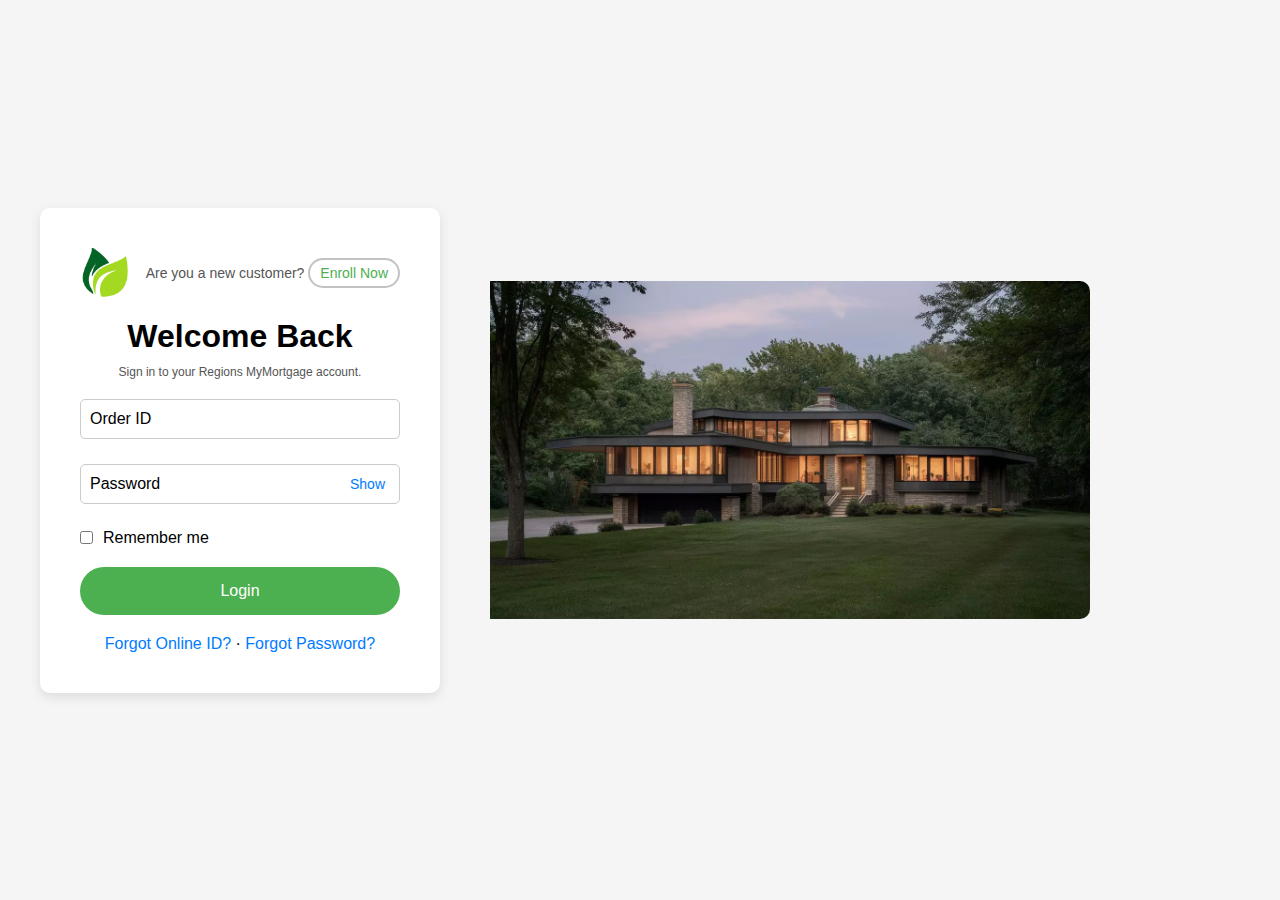
<file: Assignment/index.htm>
<!DOCTYPE html>
<html lang="en">
  <head>
    <meta charset="UTF-8" />
    <meta name="viewport" content="width=device-width, initial-scale=1.0" />
    <title>Login Page</title>
    <link rel="stylesheet" href="style.css" />
  </head>
  <body>
    <div class="container">
      <div class="login-section">
        <div class="header">
          <img src="pngegg.png" alt="Regions Mortgage Logo" class="logo" />
          <p class="new-customer-text">
            Are you a new customer? <a href="#" class="enroll-button">Enroll Now</a>
          </p>
          
        </div>

        <div class="login-content">
          <h1>Welcome Back</h1>
          <p>Sign in to your Regions MyMortgage account.</p>
          <form>
            <div class="input-container">
              <input type="text" id="order-id" placeholder="Order ID" required />
              <label for="order-id">Order ID</label>
            </div>
            
            <div class="input-container">
              <input type="password" id="password" placeholder="Password" required />
              <label for="password">Password</label>
              <span id="toggle-password" class="toggle-password">Show</span>
            </div>
                       

            <div class="remember-me">
              <input type="checkbox" id="remember" />
              <label for="remember">Remember me</label>
            </div>

            <button type="submit" class="login-button">Login</button>
          </form>
          <div class="forgot-links">
            <a href="#">Forgot Online ID?</a>
            <span> · </span>
            <a href="#">Forgot Password?</a>
          </div>
        </div>
      </div>

      <div class="image-section">
        <img src="Prairie-style-house.webp" alt="House Image" />
      </div>
    </div>

    <script>
      document.getElementById('toggle-password').addEventListener('click', function () {
        const passwordField = document.getElementById('password');
        const toggleButton = document.getElementById('toggle-password');
    
        if (passwordField.type === 'password') {
          passwordField.type = 'text';
          toggleButton.textContent = 'Hide';
        } else {
          passwordField.type = 'password';
          toggleButton.textContent = 'Show';
        }
      });
    </script>
    
  </body>
</html>
</file>
<file: Assignment/style.css>
* {
  margin: 0;
  padding: 0;
  box-sizing: border-box;
  font-family: 'Arial', sans-serif;
}

body {
  background-color: #f5f5f5;
}

.container {
  display: flex;
  flex-direction: row;
  align-items: center;
  justify-content: center;
  height: 100vh;
  padding: 20px;
  overflow: hidden; /* Prevent content overflow during animation */
}

.login-section {
  background-color: white;
  padding: 40px;
  border-radius: 10px;
  width: 100%;
  max-width: 450px;
  box-shadow: 0 4px 12px rgba(0, 0, 0, 0.1);
  margin-bottom: 20px;
  text-align: center; /* Center align text */
  position: relative; /* Ensure it is above the background image */
  z-index: 1; /* Ensure it's above the image */
}

.header {
  display: flex;
  align-items: center;
  justify-content: space-between;
  margin-bottom: 20px;
}

.logo {
  width: 50px; /* Reduced logo size */
  height: auto;
  margin-right: 10px;
}

.new-customer-text {
  font-size: 14px;
  color: #555;
}

.enroll-button {
  display: inline-block;
  padding: 5px 10px; 
  border: 2px solid rgba(134, 134, 134, 0.5);
  border-radius: 50px; /* Oval shape */
  color: #4caf50; /* Green text color */
  font-size: 14px; /* Font size */
  text-align: center;
  text-decoration: none;
}

.enroll-button:hover,
.enroll-button:focus {
  background-color: #4caf50; /* Green background on hover */
  color: white; /* White text color on hover */
}

h1 {
  font-size: 32px;
  color: #000000;
  margin-bottom: 10px; /* Space below the heading */
}

p {
  font-size: 12px;
  color: #555;
  margin: 10px 0;
}

form {
  margin-top: 20px;
}

/* Floating Placeholder Input Styles */
.input-container {
  position: relative;
  margin-bottom: 25px;
}

.input-container input {
  width: 100%;
  padding: 10px 10px 10px 10px; /* Adjusted padding for space */
  font-size: 16px;
  border: 1px solid #ccc;
  border-radius: 5px;
  background-color: transparent;
  transition: border-color 0.3s, box-shadow 0.3s;
  padding-right: 80px; /* Space for the toggle text */
}

.input-container input:focus {
  border-color: #00ff59; /* Border glow color */
  box-shadow: 0 0 5px rgba(0, 255, 47, 0.5);
  outline: none;
}

.input-container label {
  position: absolute;
  top: 50%;
  left: 10px;
  font-size: 16px;
  color: #000;
  pointer-events: none;
  transition: all 0.3s ease;
  transform: translateY(-50%);
}

.input-container input:focus + label,
.input-container input:not(:placeholder-shown) + label {
  top: -10px;
  left: 5px;
  font-size: 12px;
  color: #000;
}

.input-container input::placeholder {
  color: transparent; /* Hide default placeholder */
}

.input-container input:not(:placeholder-shown) + label {
  color: #999;
}

.toggle-password {
  position: absolute;
  right: 15px; /* Adjusted for spacing */
  top: 50%;
  transform: translateY(-50%);
  color: #007bff;
  cursor: pointer;
  font-size: 14px;
  user-select: none; /* Prevent text selection */
  background: none;
  border: none;
  padding: 0;
}

/* Other Styles */
.remember-me {
  display: flex;
  align-items: center;
  margin-bottom: 20px;
}

.remember-me input {
  margin-right: 10px;
}

.login-button {
  width: 100%;
  padding: 15px;
  background-color: #4caf50;
  border: none;
  color: white;
  font-size: 16px;
  border-radius: 25px; /* Oval shape */
  cursor: pointer;
}

.forgot-links {
  margin-top: 20px;
  text-align: center;
}

.forgot-links a {
  color: #007bff;
  text-decoration: none;
}

.image-section {
  width: 100%; /* Full width initially */
  transition: width 1s ease; /* Smooth transition for width */
  animation: shrinkImage 1s ease forwards; /* Apply animation */
  animation-delay: 2s; /* Delay the start of the animation */
}

.image-section img {
  width: 100%;
  object-fit: cover;
  border-radius: 0 10px 10px 0;
}

@keyframes shrinkImage {
  0% {
    width: 100%;
  }
  100% {
    width: 50%;
  }
}

/* Media Queries for Responsiveness */

@media (min-width: 768px) {
  .container {
    flex-direction: row;
  }

  .image-section img {
    display: block;
  }

  .login-section {
    margin: 0 20px;
    max-width: 400px;
  }
}

@media (max-width: 767px) {
  .container {
    flex-direction: column;
  }

  .login-section {
    width: 90%;
    max-width: 400px;
  }

  .image-section {
    display: none;
  }

  h1 {
    font-size: 24px;
  }

  input {
    font-size: 14px;
    padding: 8px;
  }

  .login-button {
    padding: 12px;
    font-size: 14px;
  }
}

@media (min-width: 1024px) {
  .container {
    justify-content: space-between;
  }

  .login-section {
    margin-right: 50px;
  }

  .image-section img {
    width: 100%;
    max-width: 600px;
    display: block;
  }
}
</file>
